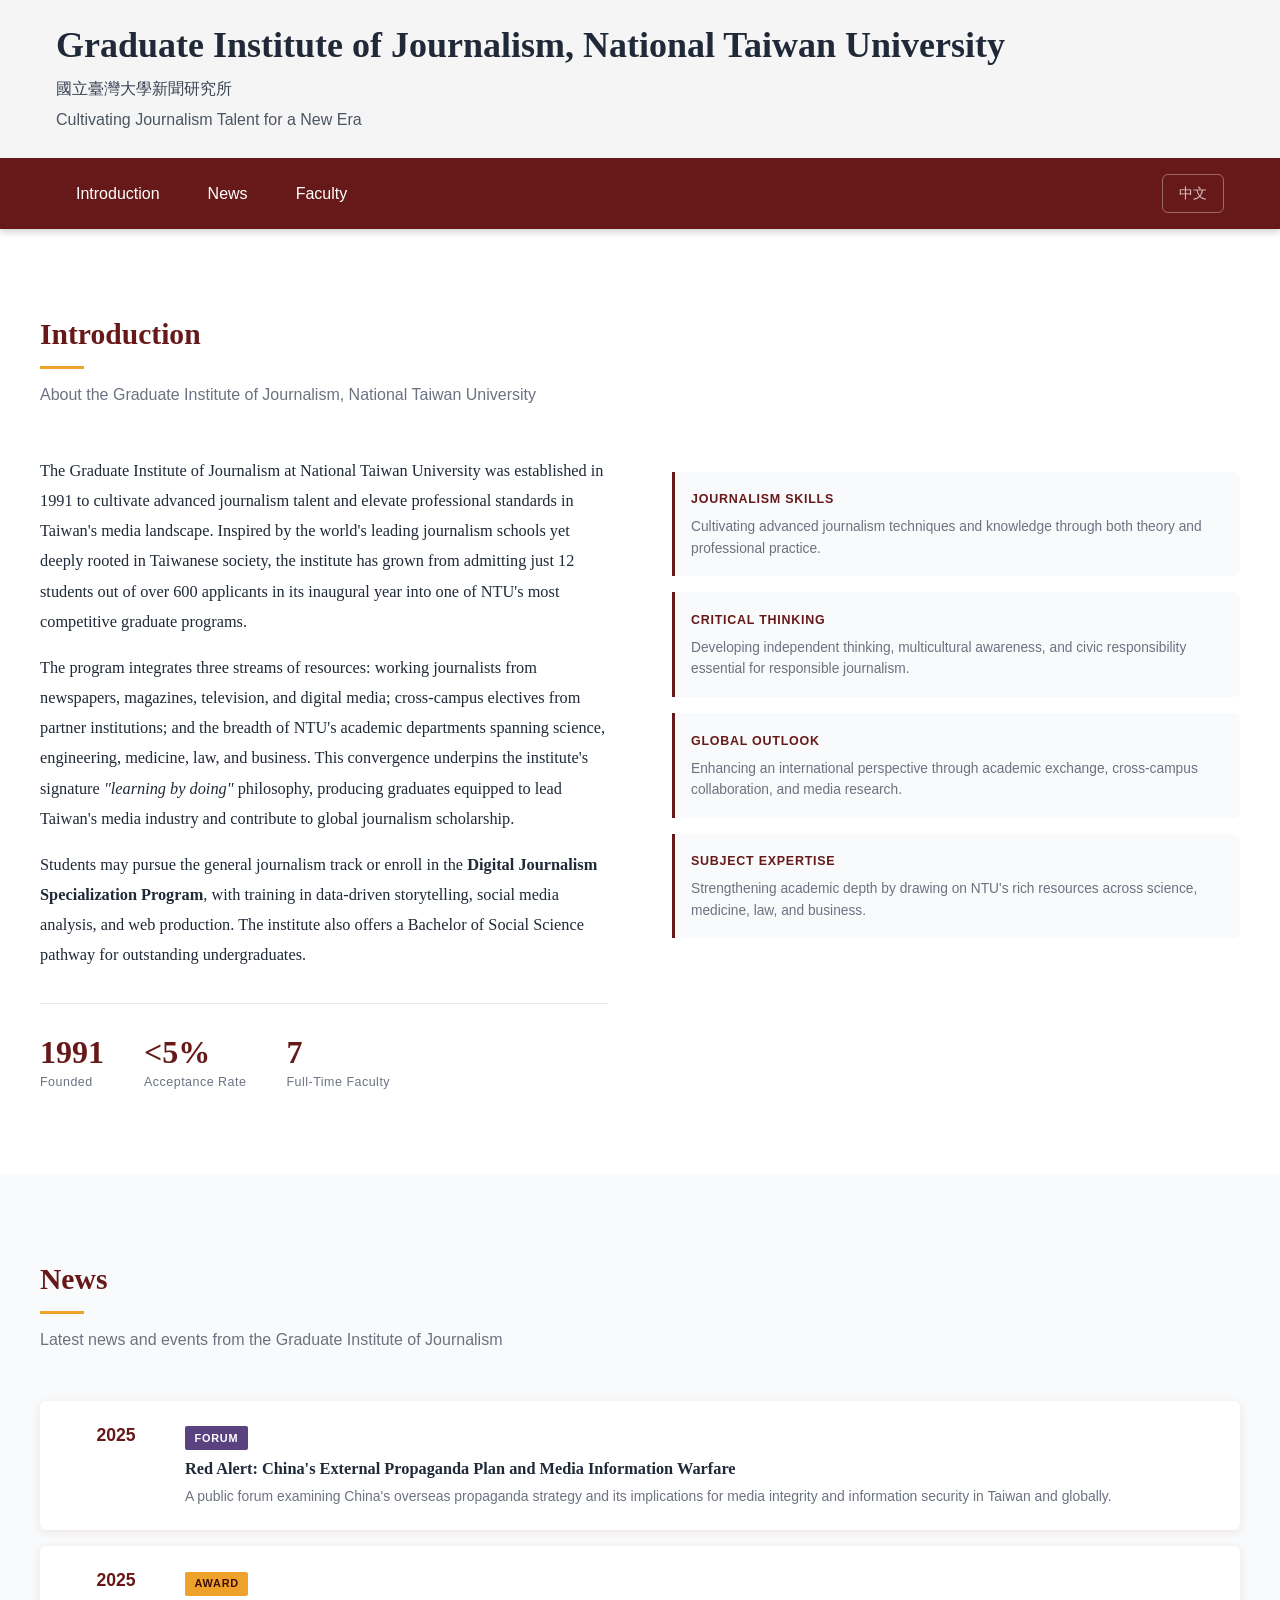
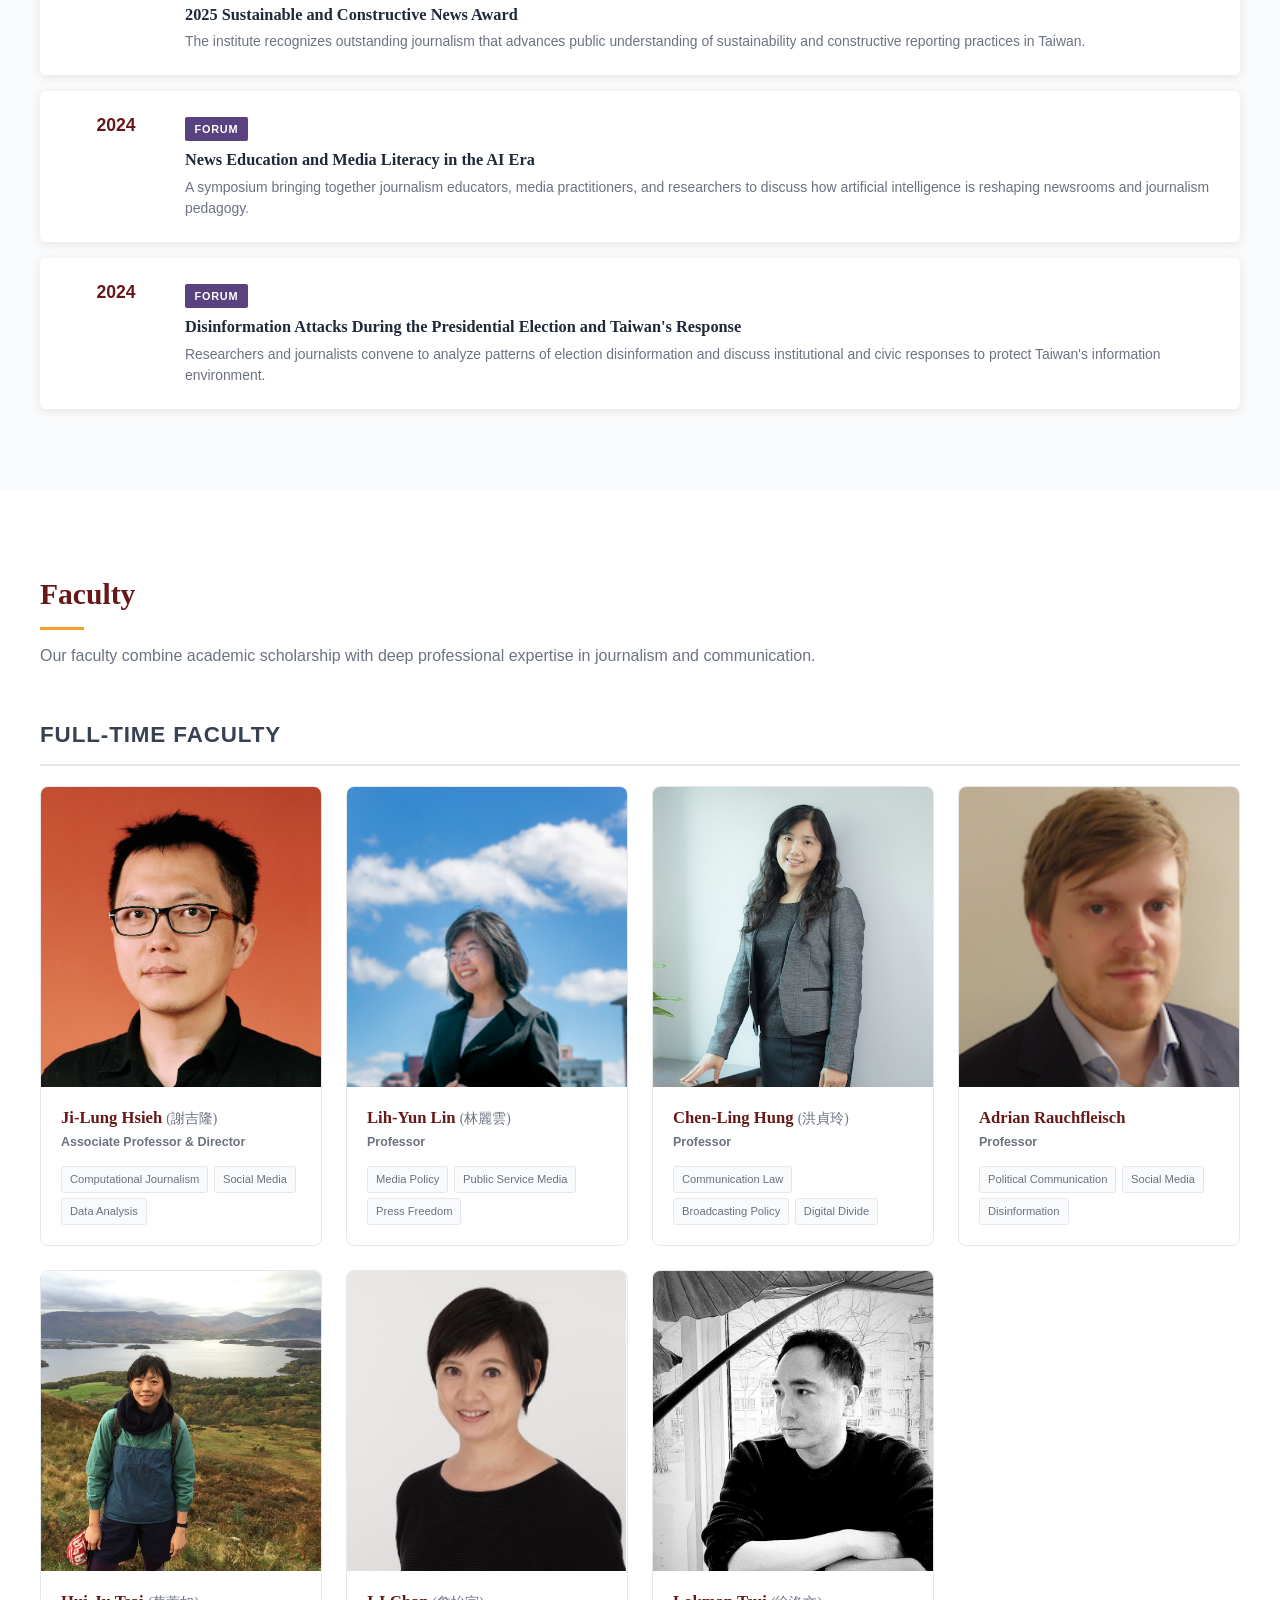
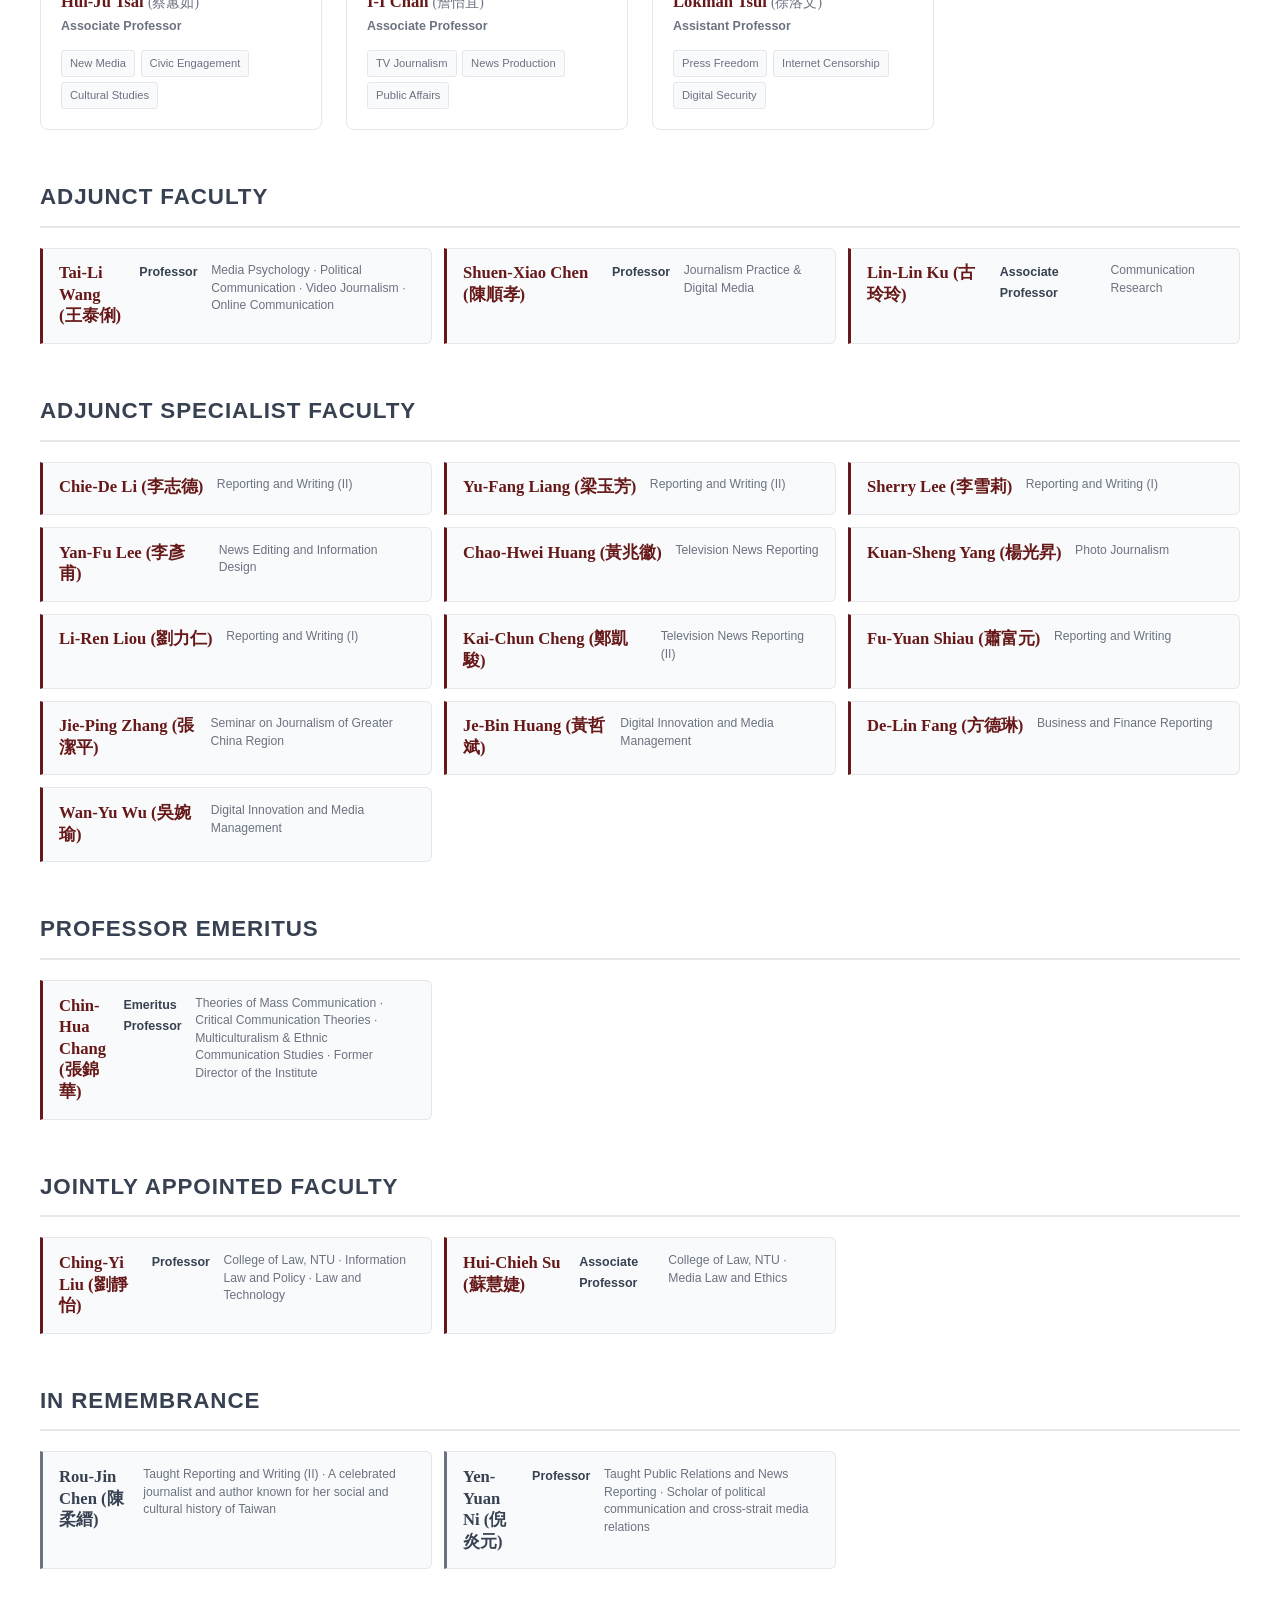
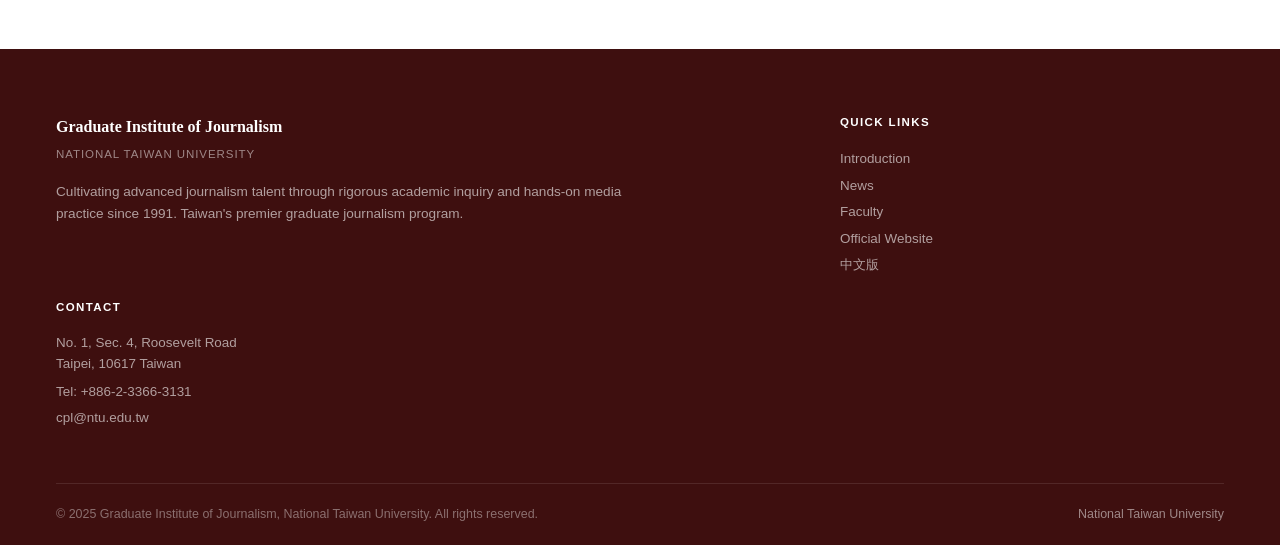
<file: index.html>
<!DOCTYPE html>
<html lang="en">
<head>
  <meta charset="UTF-8">
  <meta name="viewport" content="width=device-width, initial-scale=1.0">
  <title>Graduate Institute of Journalism — National Taiwan University</title>
  <meta name="description" content="The Graduate Institute of Journalism at National Taiwan University cultivates advanced journalism talent through rigorous academic training and hands-on media practice.">
  <link rel="stylesheet" href="css/style.css">
</head>
<body>

  <!-- ===== SITE BANNER ===== -->
  <header class="site-banner" role="banner">
    <div class="container-1200">
      <h1 class="banner-title">
        <a href="index.html">Graduate Institute of Journalism, National Taiwan University</a>
      </h1>
      <p class="banner-sub">國立臺灣大學新聞研究所</p>
      <p class="banner-tagline">Cultivating Journalism Talent for a New Era</p>
    </div>
  </header>

  <!-- ===== SITE NAV ===== -->
  <nav class="site-nav" id="main-nav">
    <div class="container-1200">
      <ul class="nav-list">
        <li class="nav-item"><a href="#introduction" class="nav-link" data-section="introduction">Introduction</a></li>
        <li class="nav-item"><a href="#news" class="nav-link" data-section="news">News</a></li>
        <li class="nav-item"><a href="#faculty" class="nav-link" data-section="faculty">Faculty</a></li>
        <li class="nav-item nav-lang-item">
          <a href="https://ntujour.github.io/" target="_blank" rel="noopener" class="nav-lang-link">中文</a>
        </li>
      </ul>
    </div>
  </nav>

  <!-- ===== INTRODUCTION ===== -->
  <section id="introduction">
    <div class="section-inner">
      <div class="section-header">
        <h2 class="section-title">Introduction</h2>
        <p class="section-desc">About the Graduate Institute of Journalism, National Taiwan University</p>
      </div>
      <div class="intro-body">
        <div class="intro-text">
          <p>The Graduate Institute of Journalism at National Taiwan University was established in 1991 to cultivate advanced journalism talent and elevate professional standards in Taiwan's media landscape. Inspired by the world's leading journalism schools yet deeply rooted in Taiwanese society, the institute has grown from admitting just 12 students out of over 600 applicants in its inaugural year into one of NTU's most competitive graduate programs.</p>
          <p>The program integrates three streams of resources: working journalists from newspapers, magazines, television, and digital media; cross-campus electives from partner institutions; and the breadth of NTU's academic departments spanning science, engineering, medicine, law, and business. This convergence underpins the institute's signature <em>"learning by doing"</em> philosophy, producing graduates equipped to lead Taiwan's media industry and contribute to global journalism scholarship.</p>
          <p>Students may pursue the general journalism track or enroll in the <strong>Digital Journalism Specialization Program</strong>, with training in data-driven storytelling, social media analysis, and web production. The institute also offers a Bachelor of Social Science pathway for outstanding undergraduates.</p>
          <div class="intro-stats">
            <div class="stat">
              <div class="stat-num">1991</div>
              <div class="stat-label">Founded</div>
            </div>
            <div class="stat">
              <div class="stat-num">&lt;5%</div>
              <div class="stat-label">Acceptance Rate</div>
            </div>
            <div class="stat">
              <div class="stat-num">7</div>
              <div class="stat-label">Full-Time Faculty</div>
            </div>
          </div>
        </div>
        <div class="intro-pillars">
          <div class="pillar">
            <h4>Journalism Skills</h4>
            <p>Cultivating advanced journalism techniques and knowledge through both theory and professional practice.</p>
          </div>
          <div class="pillar">
            <h4>Critical Thinking</h4>
            <p>Developing independent thinking, multicultural awareness, and civic responsibility essential for responsible journalism.</p>
          </div>
          <div class="pillar">
            <h4>Global Outlook</h4>
            <p>Enhancing an international perspective through academic exchange, cross-campus collaboration, and media research.</p>
          </div>
          <div class="pillar">
            <h4>Subject Expertise</h4>
            <p>Strengthening academic depth by drawing on NTU's rich resources across science, medicine, law, and business.</p>
          </div>
        </div>
      </div>
    </div>
  </section>

  <!-- ===== NEWS ===== -->
  <section id="news">
    <div class="section-inner">
      <div class="section-header">
        <h2 class="section-title">News</h2>
        <p class="section-desc">Latest news and events from the Graduate Institute of Journalism</p>
      </div>
      <div class="news-list">

        <div class="news-card">
          <div class="news-meta">
            <div class="news-date-year">2025</div>
          </div>
          <div class="news-content">
            <span class="news-tag tag-forum">Forum</span>
            <div class="news-title">Red Alert: China's External Propaganda Plan and Media Information Warfare</div>
            <div class="news-excerpt">A public forum examining China's overseas propaganda strategy and its implications for media integrity and information security in Taiwan and globally.</div>
          </div>
        </div>

        <div class="news-card">
          <div class="news-meta">
            <div class="news-date-year">2025</div>
          </div>
          <div class="news-content">
            <span class="news-tag tag-award">Award</span>
            <div class="news-title">2025 Sustainable and Constructive News Award</div>
            <div class="news-excerpt">The institute recognizes outstanding journalism that advances public understanding of sustainability and constructive reporting practices in Taiwan.</div>
          </div>
        </div>

        <div class="news-card">
          <div class="news-meta">
            <div class="news-date-year">2024</div>
          </div>
          <div class="news-content">
            <span class="news-tag tag-forum">Forum</span>
            <div class="news-title">News Education and Media Literacy in the AI Era</div>
            <div class="news-excerpt">A symposium bringing together journalism educators, media practitioners, and researchers to discuss how artificial intelligence is reshaping newsrooms and journalism pedagogy.</div>
          </div>
        </div>

        <div class="news-card">
          <div class="news-meta">
            <div class="news-date-year">2024</div>
          </div>
          <div class="news-content">
            <span class="news-tag tag-forum">Forum</span>
            <div class="news-title">Disinformation Attacks During the Presidential Election and Taiwan's Response</div>
            <div class="news-excerpt">Researchers and journalists convene to analyze patterns of election disinformation and discuss institutional and civic responses to protect Taiwan's information environment.</div>
          </div>
        </div>

      </div>
    </div>
  </section>

  <!-- ===== FACULTY ===== -->
  <section id="faculty">
    <div class="section-inner">
      <div class="section-header">
        <h2 class="section-title">Faculty</h2>
        <p class="section-desc">Our faculty combine academic scholarship with deep professional expertise in journalism and communication.</p>
      </div>

      <!-- ── Full-Time Faculty ── -->
      <h3 class="faculty-section-heading heading-fulltime">Full-Time Faculty</h3>
      <div class="faculty-grid">

        <div class="faculty-card">
          <div class="faculty-photo-wrap">
            <img class="faculty-photo" src="./image/jerryhsieh.png" alt="Ji-Lung Hsieh" loading="lazy" onerror="this.style.display='none';this.nextElementSibling.style.display='flex';">
            <div class="faculty-placeholder" style="display:none;">謝</div>
          </div>
          <div class="faculty-body">
            <a href="faculty/ji-lung-hsieh.html" class="faculty-name">Ji-Lung Hsieh <span style="font-weight:400;font-size:0.85rem;color:var(--text-500);">(謝吉隆)</span></a>
            <span class="faculty-badge">Associate Professor &amp; Director</span>
            <div class="faculty-tags"><span class="ftag">Computational Journalism</span><span class="ftag">Social Media</span><span class="ftag">Data Analysis</span></div>
          </div>
        </div>

        <div class="faculty-card">
          <div class="faculty-photo-wrap">
            <img class="faculty-photo" src="./image/lihyunlin.jpg" alt="Lih-Yun Lin" loading="lazy" onerror="this.style.display='none';this.nextElementSibling.style.display='flex';">
            <div class="faculty-placeholder" style="display:none;">林</div>
          </div>
          <div class="faculty-body">
            <a href="faculty/lih-yun-lin.html" class="faculty-name">Lih-Yun Lin <span style="font-weight:400;font-size:0.85rem;color:var(--text-500);">(林麗雲)</span></a>
            <span class="faculty-badge">Professor</span>
            <div class="faculty-tags"><span class="ftag">Media Policy</span><span class="ftag">Public Service Media</span><span class="ftag">Press Freedom</span></div>
          </div>
        </div>

        <div class="faculty-card">
          <div class="faculty-photo-wrap">
            <img class="faculty-photo" src="./image/clhung.jpg" alt="Chen-Ling Hung" loading="lazy" onerror="this.style.display='none';this.nextElementSibling.style.display='flex';">
            <div class="faculty-placeholder" style="display:none;">洪</div>
          </div>
          <div class="faculty-body">
            <a href="faculty/chen-ling-hung.html" class="faculty-name">Chen-Ling Hung <span style="font-weight:400;font-size:0.85rem;color:var(--text-500);">(洪貞玲)</span></a>
            <span class="faculty-badge">Professor</span>
            <div class="faculty-tags"><span class="ftag">Communication Law</span><span class="ftag">Broadcasting Policy</span><span class="ftag">Digital Divide</span></div>
          </div>
        </div>

        <div class="faculty-card">
          <div class="faculty-photo-wrap">
            <img class="faculty-photo" src="./image/RauchfleischA.png" alt="Adrian Rauchfleisch" loading="lazy" onerror="this.style.display='none';this.nextElementSibling.style.display='flex';">
            <div class="faculty-placeholder" style="display:none;">AR</div>
          </div>
          <div class="faculty-body">
            <a href="faculty/adrian-rauchfleisch.html" class="faculty-name">Adrian Rauchfleisch</a>
            <span class="faculty-badge">Professor</span>
            <div class="faculty-tags"><span class="ftag">Political Communication</span><span class="ftag">Social Media</span><span class="ftag">Disinformation</span></div>
          </div>
        </div>

        <div class="faculty-card">
          <div class="faculty-photo-wrap">
            <img class="faculty-photo" src="./image/tsaihuiju.jpg" alt="Hui-Ju Tsai" loading="lazy" onerror="this.style.display='none';this.nextElementSibling.style.display='flex';">
            <div class="faculty-placeholder" style="display:none;">蔡</div>
          </div>
          <div class="faculty-body">
            <a href="faculty/hui-ju-tsai.html" class="faculty-name">Hui-Ju Tsai <span style="font-weight:400;font-size:0.85rem;color:var(--text-500);">(蔡蕙如)</span></a>
            <span class="faculty-badge">Associate Professor</span>
            <div class="faculty-tags"><span class="ftag">New Media</span><span class="ftag">Civic Engagement</span><span class="ftag">Cultural Studies</span></div>
          </div>
        </div>

        <div class="faculty-card">
          <div class="faculty-photo-wrap">
            <img class="faculty-photo" src="./image/chanii311.png" alt="I-I Chan" loading="lazy" onerror="this.style.display='none';this.nextElementSibling.style.display='flex';">
            <div class="faculty-placeholder" style="display:none;">詹</div>
          </div>
          <div class="faculty-body">
            <a href="faculty/i-i-chan.html" class="faculty-name">I-I Chan <span style="font-weight:400;font-size:0.85rem;color:var(--text-500);">(詹怡宜)</span></a>
            <span class="faculty-badge">Associate Professor</span>
            <div class="faculty-tags"><span class="ftag">TV Journalism</span><span class="ftag">News Production</span><span class="ftag">Public Affairs</span></div>
          </div>
        </div>

        <div class="faculty-card">
          <div class="faculty-photo-wrap">
            <img class="faculty-photo" src="./image/lokmantsui.jpg" alt="Lokman Tsui" loading="lazy" onerror="this.style.display='none';this.nextElementSibling.style.display='flex';">
            <div class="faculty-placeholder" style="display:none;">徐</div>
          </div>
          <div class="faculty-body">
            <a href="faculty/lokman-tsui.html" class="faculty-name">Lokman Tsui <span style="font-weight:400;font-size:0.85rem;color:var(--text-500);">(徐洛文)</span></a>
            <span class="faculty-badge">Assistant Professor</span>
            <div class="faculty-tags"><span class="ftag">Press Freedom</span><span class="ftag">Internet Censorship</span><span class="ftag">Digital Security</span></div>
          </div>
        </div>

      </div>

      <!-- ── Adjunct Faculty ── -->
      <h3 class="faculty-section-heading">Adjunct Faculty</h3>
      <div class="faculty-compact-grid">

        <div class="faculty-compact-card">
          <span class="faculty-compact-name">Tai-Li Wang (王泰俐)</span>
          <div class="faculty-compact-title">Professor</div>
          <div class="faculty-compact-sub">Media Psychology · Political Communication · Video Journalism · Online Communication</div>
        </div>

        <div class="faculty-compact-card">
          <span class="faculty-compact-name">Shuen-Xiao Chen (陳順孝)</span>
          <div class="faculty-compact-title">Professor</div>
          <div class="faculty-compact-sub">Journalism Practice &amp; Digital Media</div>
        </div>

        <div class="faculty-compact-card">
          <span class="faculty-compact-name">Lin-Lin Ku (古玲玲)</span>
          <div class="faculty-compact-title">Associate Professor</div>
          <div class="faculty-compact-sub">Communication Research</div>
        </div>

      </div>

      <!-- ── Adjunct Specialist Faculty ── -->
      <h3 class="faculty-section-heading">Adjunct Specialist Faculty</h3>
      <div class="faculty-compact-grid">

        <div class="faculty-compact-card">
          <span class="faculty-compact-name">Chie-De Li (李志德)</span>
          <div class="faculty-compact-sub">Reporting and Writing (II)</div>
        </div>

        <div class="faculty-compact-card">
          <span class="faculty-compact-name">Yu-Fang Liang (梁玉芳)</span>
          <div class="faculty-compact-sub">Reporting and Writing (II)</div>
        </div>

        <div class="faculty-compact-card">
          <span class="faculty-compact-name">Sherry Lee (李雪莉)</span>
          <div class="faculty-compact-sub">Reporting and Writing (I)</div>
        </div>

        <div class="faculty-compact-card">
          <span class="faculty-compact-name">Yan-Fu Lee (李彥甫)</span>
          <div class="faculty-compact-sub">News Editing and Information Design</div>
        </div>

        <div class="faculty-compact-card">
          <span class="faculty-compact-name">Chao-Hwei Huang (黃兆徽)</span>
          <div class="faculty-compact-sub">Television News Reporting</div>
        </div>

        <div class="faculty-compact-card">
          <span class="faculty-compact-name">Kuan-Sheng Yang (楊光昇)</span>
          <div class="faculty-compact-sub">Photo Journalism</div>
        </div>

        <div class="faculty-compact-card">
          <span class="faculty-compact-name">Li-Ren Liou (劉力仁)</span>
          <div class="faculty-compact-sub">Reporting and Writing (I)</div>
        </div>

        <div class="faculty-compact-card">
          <span class="faculty-compact-name">Kai-Chun Cheng (鄭凱駿)</span>
          <div class="faculty-compact-sub">Television News Reporting (II)</div>
        </div>

        <div class="faculty-compact-card">
          <span class="faculty-compact-name">Fu-Yuan Shiau (蕭富元)</span>
          <div class="faculty-compact-sub">Reporting and Writing</div>
        </div>

        <div class="faculty-compact-card">
          <span class="faculty-compact-name">Jie-Ping Zhang (張潔平)</span>
          <div class="faculty-compact-sub">Seminar on Journalism of Greater China Region</div>
        </div>

        <div class="faculty-compact-card">
          <span class="faculty-compact-name">Je-Bin Huang (黃哲斌)</span>
          <div class="faculty-compact-sub">Digital Innovation and Media Management</div>
        </div>

        <div class="faculty-compact-card">
          <span class="faculty-compact-name">De-Lin Fang (方德琳)</span>
          <div class="faculty-compact-sub">Business and Finance Reporting</div>
        </div>

        <div class="faculty-compact-card">
          <span class="faculty-compact-name">Wan-Yu Wu (吳婉瑜)</span>
          <div class="faculty-compact-sub">Digital Innovation and Media Management</div>
        </div>

      </div>

      <!-- ── Professor Emeritus ── -->
      <h3 class="faculty-section-heading">Professor Emeritus</h3>
      <div class="faculty-compact-grid">

        <div class="faculty-compact-card">
          <span class="faculty-compact-name">Chin-Hua Chang (張錦華)</span>
          <div class="faculty-compact-title">Emeritus Professor</div>
          <div class="faculty-compact-sub">Theories of Mass Communication · Critical Communication Theories · Multiculturalism &amp; Ethnic Communication Studies · Former Director of the Institute</div>
        </div>

      </div>

      <!-- ── Joint Appointment ── -->
      <h3 class="faculty-section-heading">Jointly Appointed Faculty</h3>
      <div class="faculty-compact-grid">

        <div class="faculty-compact-card">
          <span class="faculty-compact-name">Ching-Yi Liu (劉靜怡)</span>
          <div class="faculty-compact-title">Professor</div>
          <div class="faculty-compact-sub">College of Law, NTU · Information Law and Policy · Law and Technology</div>
        </div>

        <div class="faculty-compact-card">
          <span class="faculty-compact-name">Hui-Chieh Su (蘇慧婕)</span>
          <div class="faculty-compact-title">Associate Professor</div>
          <div class="faculty-compact-sub">College of Law, NTU · Media Law and Ethics</div>
        </div>

      </div>

      <!-- ── In Remembrance ── -->
      <h3 class="faculty-section-heading heading-remembrance">In Remembrance</h3>
      <div class="faculty-compact-grid">

        <div class="faculty-compact-card card-remembrance">
          <span class="faculty-compact-name">Rou-Jin Chen (陳柔縉)</span>
          <div class="faculty-compact-sub">Taught Reporting and Writing (II) · A celebrated journalist and author known for her social and cultural history of Taiwan</div>
        </div>

        <div class="faculty-compact-card card-remembrance">
          <span class="faculty-compact-name">Yen-Yuan Ni (倪炎元)</span>
          <div class="faculty-compact-title">Professor</div>
          <div class="faculty-compact-sub">Taught Public Relations and News Reporting · Scholar of political communication and cross-strait media relations</div>
        </div>

      </div>

    </div>
  </section>

  <!-- ===== FOOTER ===== -->
  <footer>
    <div class="footer-inner">
      <div class="footer-cols">
        <div>
          <div class="footer-brand-name">Graduate Institute of Journalism</div>
          <div class="footer-brand-univ">National Taiwan University</div>
          <p class="footer-brand-desc">Cultivating advanced journalism talent through rigorous academic inquiry and hands-on media practice since 1991. Taiwan's premier graduate journalism program.</p>
        </div>
        <div class="footer-col">
          <h4>Quick Links</h4>
          <a href="#introduction">Introduction</a>
          <a href="#news">News</a>
          <a href="#faculty">Faculty</a>
          <a href="https://webpageprodvm.ntu.edu.tw/Journalism/Default.aspx" target="_blank" rel="noopener">Official Website</a>
          <a href="https://ntujour.github.io/" target="_blank" rel="noopener">中文版</a>
        </div>
        <div class="footer-col">
          <h4>Contact</h4>
          <p>No. 1, Sec. 4, Roosevelt Road<br>Taipei, 10617 Taiwan</p>
          <p style="margin-top:0.5rem;">Tel: +886-2-3366-3131</p>
          <a href="mailto:cpl@ntu.edu.tw">cpl@ntu.edu.tw</a>
        </div>
      </div>
      <div class="footer-bottom">
        <span>© 2025 Graduate Institute of Journalism, National Taiwan University. All rights reserved.</span>
        <a href="https://www.ntu.edu.tw/" target="_blank" rel="noopener">National Taiwan University</a>
      </div>
    </div>
  </footer>

  <script>
    // Scroll-spy: highlight active nav link
    const sections = document.querySelectorAll('section[id]');
    const navLinks = document.querySelectorAll('.nav-link[data-section]');
    const nav = document.getElementById('main-nav');

    function navHeight() { return nav.offsetHeight; }

    function onScroll() {
      let current = '';
      sections.forEach(sec => {
        if (window.scrollY >= sec.offsetTop - navHeight() - 40) {
          current = sec.id;
        }
      });
      navLinks.forEach(link => {
        link.classList.toggle('active', link.dataset.section === current);
      });
    }

    window.addEventListener('scroll', onScroll, { passive: true });
    onScroll();

    // Smooth scroll on nav click
    navLinks.forEach(link => {
      link.addEventListener('click', e => {
        e.preventDefault();
        const target = document.getElementById(link.dataset.section);
        if (target) {
          window.scrollTo({ top: target.offsetTop - navHeight() + 1, behavior: 'smooth' });
        }
      });
    });
  </script>

</body>
</html>
</file>
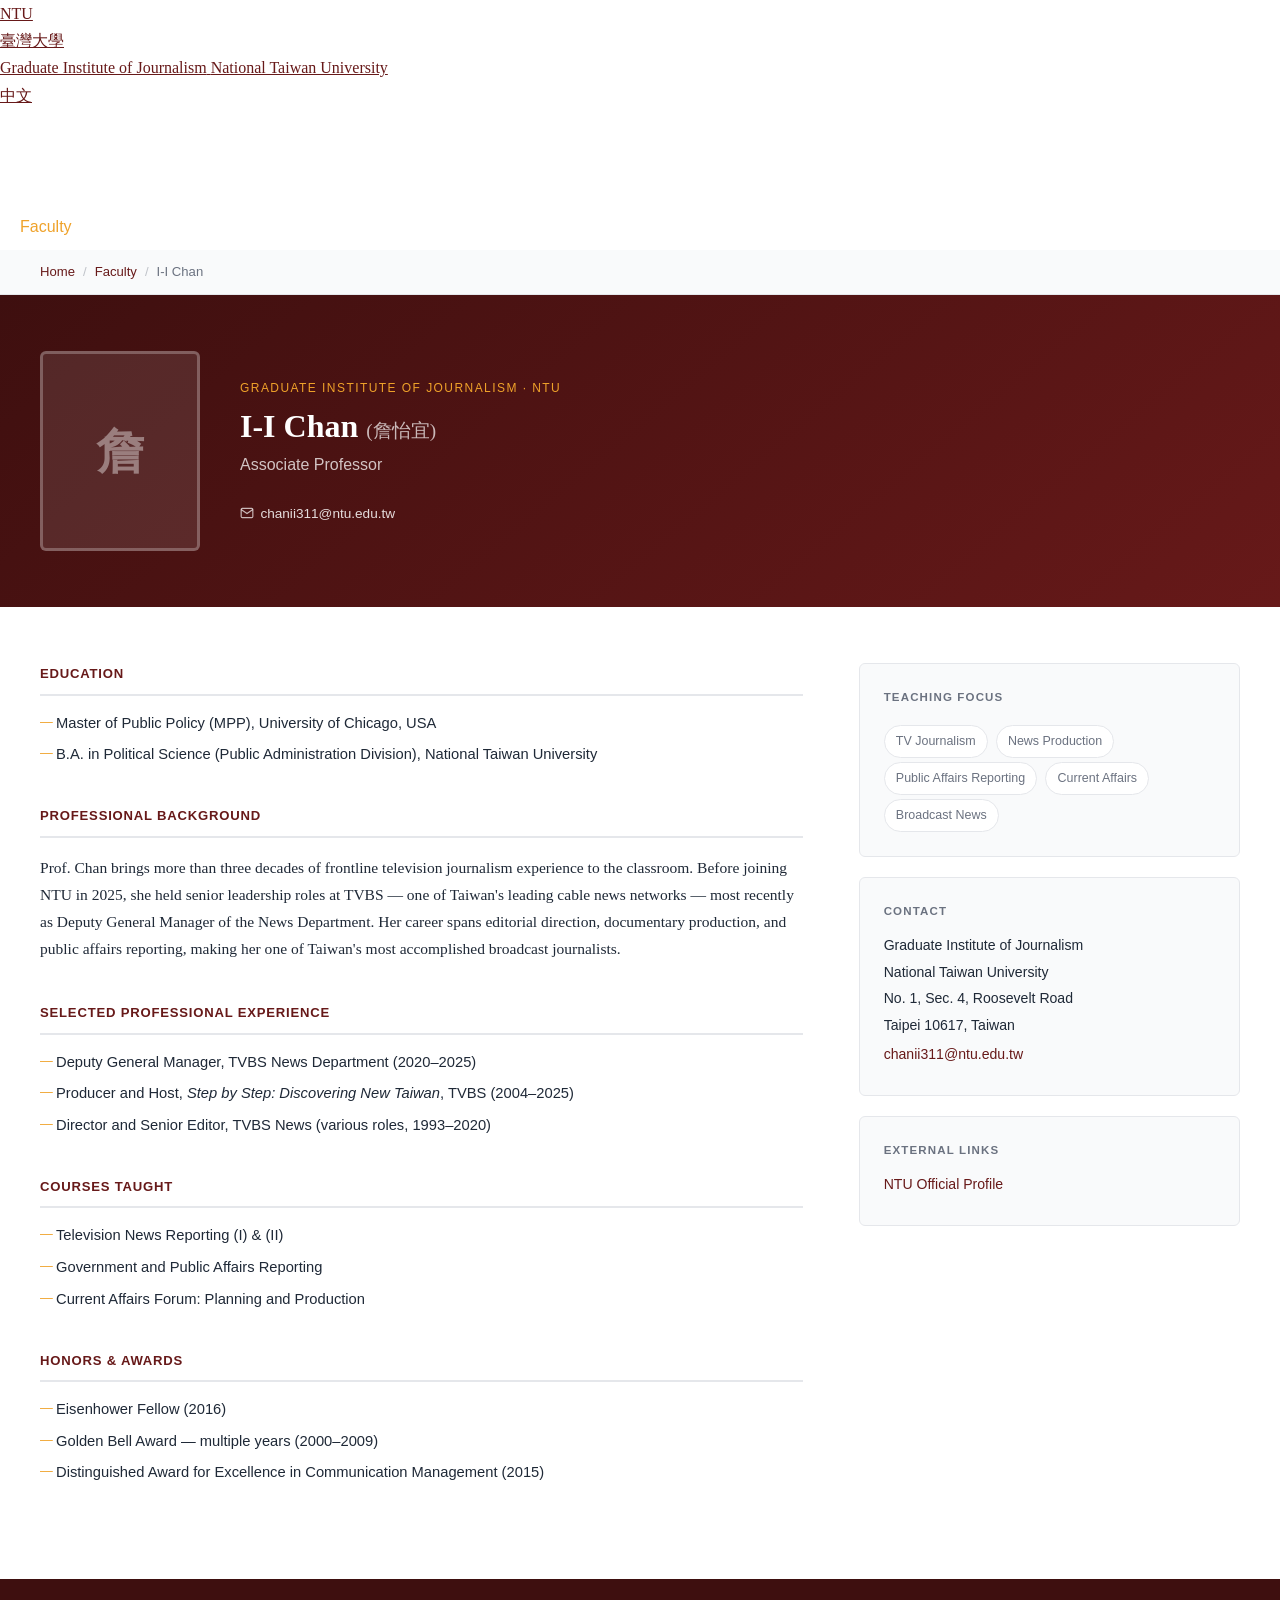
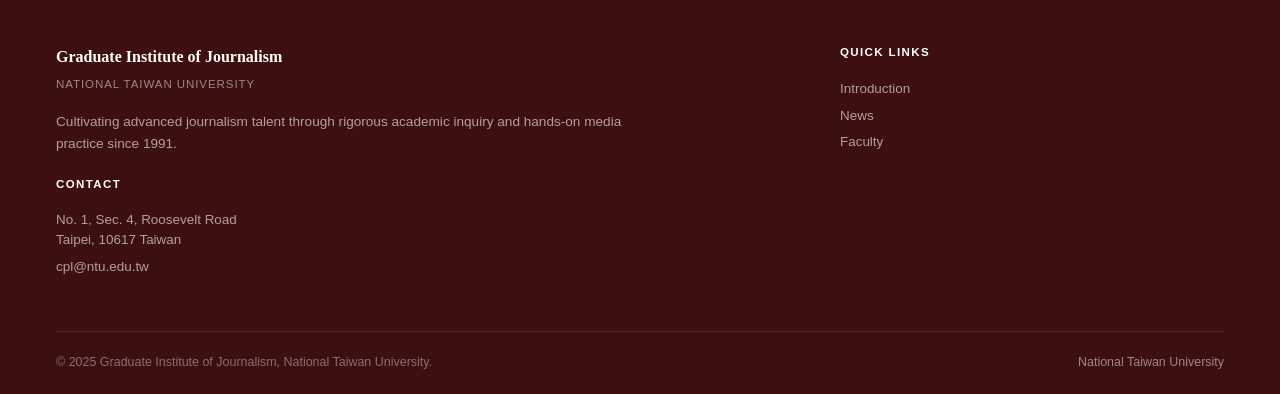
<file: faculty/i-i-chan.html>
<!DOCTYPE html>
<html lang="en">
<head>
  <meta charset="UTF-8">
  <meta name="viewport" content="width=device-width, initial-scale=1.0">
  <title>I-I Chan — Graduate Institute of Journalism, NTU</title>
  <link rel="stylesheet" href="../css/style.css">
</head>
<body>

  <header class="topbar">
    <div class="topbar-inner">
      <a href="../index.html" class="topbar-brand">
        <div class="topbar-logo">
          <span class="topbar-logo-ntu">NTU</span>
          <div class="topbar-logo-line"></div>
          <span class="topbar-logo-sub">臺灣大學</span>
        </div>
        <div class="topbar-text">
          <span class="topbar-dept">Graduate Institute of Journalism</span>
          <span class="topbar-univ">National Taiwan University</span>
        </div>
      </a>
      <div class="topbar-right">
        <div class="topbar-lang">
          <a href="https://ntujour.github.io/" target="_blank" rel="noopener">中文</a>
        </div>
      </div>
    </div>
  </header>

  <nav class="navbar">
    <div class="navbar-inner">
      <a href="../index.html#introduction" class="nav-link">Introduction</a>
      <a href="../index.html#news" class="nav-link">News</a>
      <a href="../index.html#faculty" class="nav-link active">Faculty</a>
    </div>
  </nav>

  <div class="profile-breadcrumb">
    <div class="profile-breadcrumb-inner">
      <a href="../index.html">Home</a>
      <span class="breadcrumb-sep">/</span>
      <a href="../index.html#faculty">Faculty</a>
      <span class="breadcrumb-sep">/</span>
      <span>I-I Chan</span>
    </div>
  </div>

  <div class="profile-header">
    <div class="profile-header-inner">
      <div class="profile-photo-wrap">
        <div class="profile-placeholder-large">詹</div>
      </div>
      <div>
        <p class="profile-dept">Graduate Institute of Journalism · NTU</p>
        <h1 class="profile-name">I-I Chan <span style="font-size:1.2rem;font-weight:400;opacity:0.7;">(詹怡宜)</span></h1>
        <p class="profile-title-text">Associate Professor</p>
        <div class="profile-contacts">
          <span class="profile-contact-item">
            <svg width="14" height="14" viewBox="0 0 24 24" fill="none" stroke="currentColor" stroke-width="2"><path d="M4 4h16c1.1 0 2 .9 2 2v12c0 1.1-.9 2-2 2H4c-1.1 0-2-.9-2-2V6c0-1.1.9-2 2-2z"/><polyline points="22,6 12,13 2,6"/></svg>
            <a href="mailto:chanii311@ntu.edu.tw">chanii311@ntu.edu.tw</a>
          </span>
        </div>
      </div>
    </div>
  </div>

  <div class="profile-body">
    <div class="profile-body-inner">
      <div class="profile-main">

        <div class="profile-section">
          <h2>Education</h2>
          <ul>
            <li>Master of Public Policy (MPP), University of Chicago, USA</li>
            <li>B.A. in Political Science (Public Administration Division), National Taiwan University</li>
          </ul>
        </div>

        <div class="profile-section">
          <h2>Professional Background</h2>
          <p>Prof. Chan brings more than three decades of frontline television journalism experience to the classroom. Before joining NTU in 2025, she held senior leadership roles at TVBS — one of Taiwan's leading cable news networks — most recently as Deputy General Manager of the News Department. Her career spans editorial direction, documentary production, and public affairs reporting, making her one of Taiwan's most accomplished broadcast journalists.</p>
        </div>

        <div class="profile-section">
          <h2>Selected Professional Experience</h2>
          <ul>
            <li>Deputy General Manager, TVBS News Department (2020–2025)</li>
            <li>Producer and Host, <em>Step by Step: Discovering New Taiwan</em>, TVBS (2004–2025)</li>
            <li>Director and Senior Editor, TVBS News (various roles, 1993–2020)</li>
          </ul>
        </div>

        <div class="profile-section">
          <h2>Courses Taught</h2>
          <ul>
            <li>Television News Reporting (I) &amp; (II)</li>
            <li>Government and Public Affairs Reporting</li>
            <li>Current Affairs Forum: Planning and Production</li>
          </ul>
        </div>

        <div class="profile-section">
          <h2>Honors &amp; Awards</h2>
          <ul>
            <li>Eisenhower Fellow (2016)</li>
            <li>Golden Bell Award — multiple years (2000–2009)</li>
            <li>Distinguished Award for Excellence in Communication Management (2015)</li>
          </ul>
        </div>

      </div>

      <div class="profile-sidebar">
        <div class="sidebar-card">
          <h3>Teaching Focus</h3>
          <div>
            <span class="research-pill">TV Journalism</span>
            <span class="research-pill">News Production</span>
            <span class="research-pill">Public Affairs Reporting</span>
            <span class="research-pill">Current Affairs</span>
            <span class="research-pill">Broadcast News</span>
          </div>
        </div>
        <div class="sidebar-card">
          <h3>Contact</h3>
          <p>Graduate Institute of Journalism</p>
          <p>National Taiwan University</p>
          <p>No. 1, Sec. 4, Roosevelt Road</p>
          <p>Taipei 10617, Taiwan</p>
          <a href="mailto:chanii311@ntu.edu.tw" style="margin-top:0.5rem;">chanii311@ntu.edu.tw</a>
        </div>
        <div class="sidebar-card">
          <h3>External Links</h3>
          <a href="https://webpageprodvm.ntu.edu.tw/Journalism/chanii311.htm" target="_blank" rel="noopener">NTU Official Profile</a>
        </div>
      </div>
    </div>
  </div>

  <footer>
    <div class="footer-inner">
      <div class="footer-cols">
        <div>
          <div class="footer-brand-name">Graduate Institute of Journalism</div>
          <div class="footer-brand-univ">National Taiwan University</div>
          <p class="footer-brand-desc">Cultivating advanced journalism talent through rigorous academic inquiry and hands-on media practice since 1991.</p>
        </div>
        <div class="footer-col">
          <h4>Quick Links</h4>
          <a href="../index.html#introduction">Introduction</a>
          <a href="../index.html#news">News</a>
          <a href="../index.html#faculty">Faculty</a>
        </div>
        <div class="footer-col">
          <h4>Contact</h4>
          <p>No. 1, Sec. 4, Roosevelt Road<br>Taipei, 10617 Taiwan</p>
          <a href="mailto:cpl@ntu.edu.tw">cpl@ntu.edu.tw</a>
        </div>
      </div>
      <div class="footer-bottom">
        <span>© 2025 Graduate Institute of Journalism, National Taiwan University.</span>
        <a href="https://www.ntu.edu.tw/" target="_blank" rel="noopener">National Taiwan University</a>
      </div>
    </div>
  </footer>

</body>
</html>
</file>
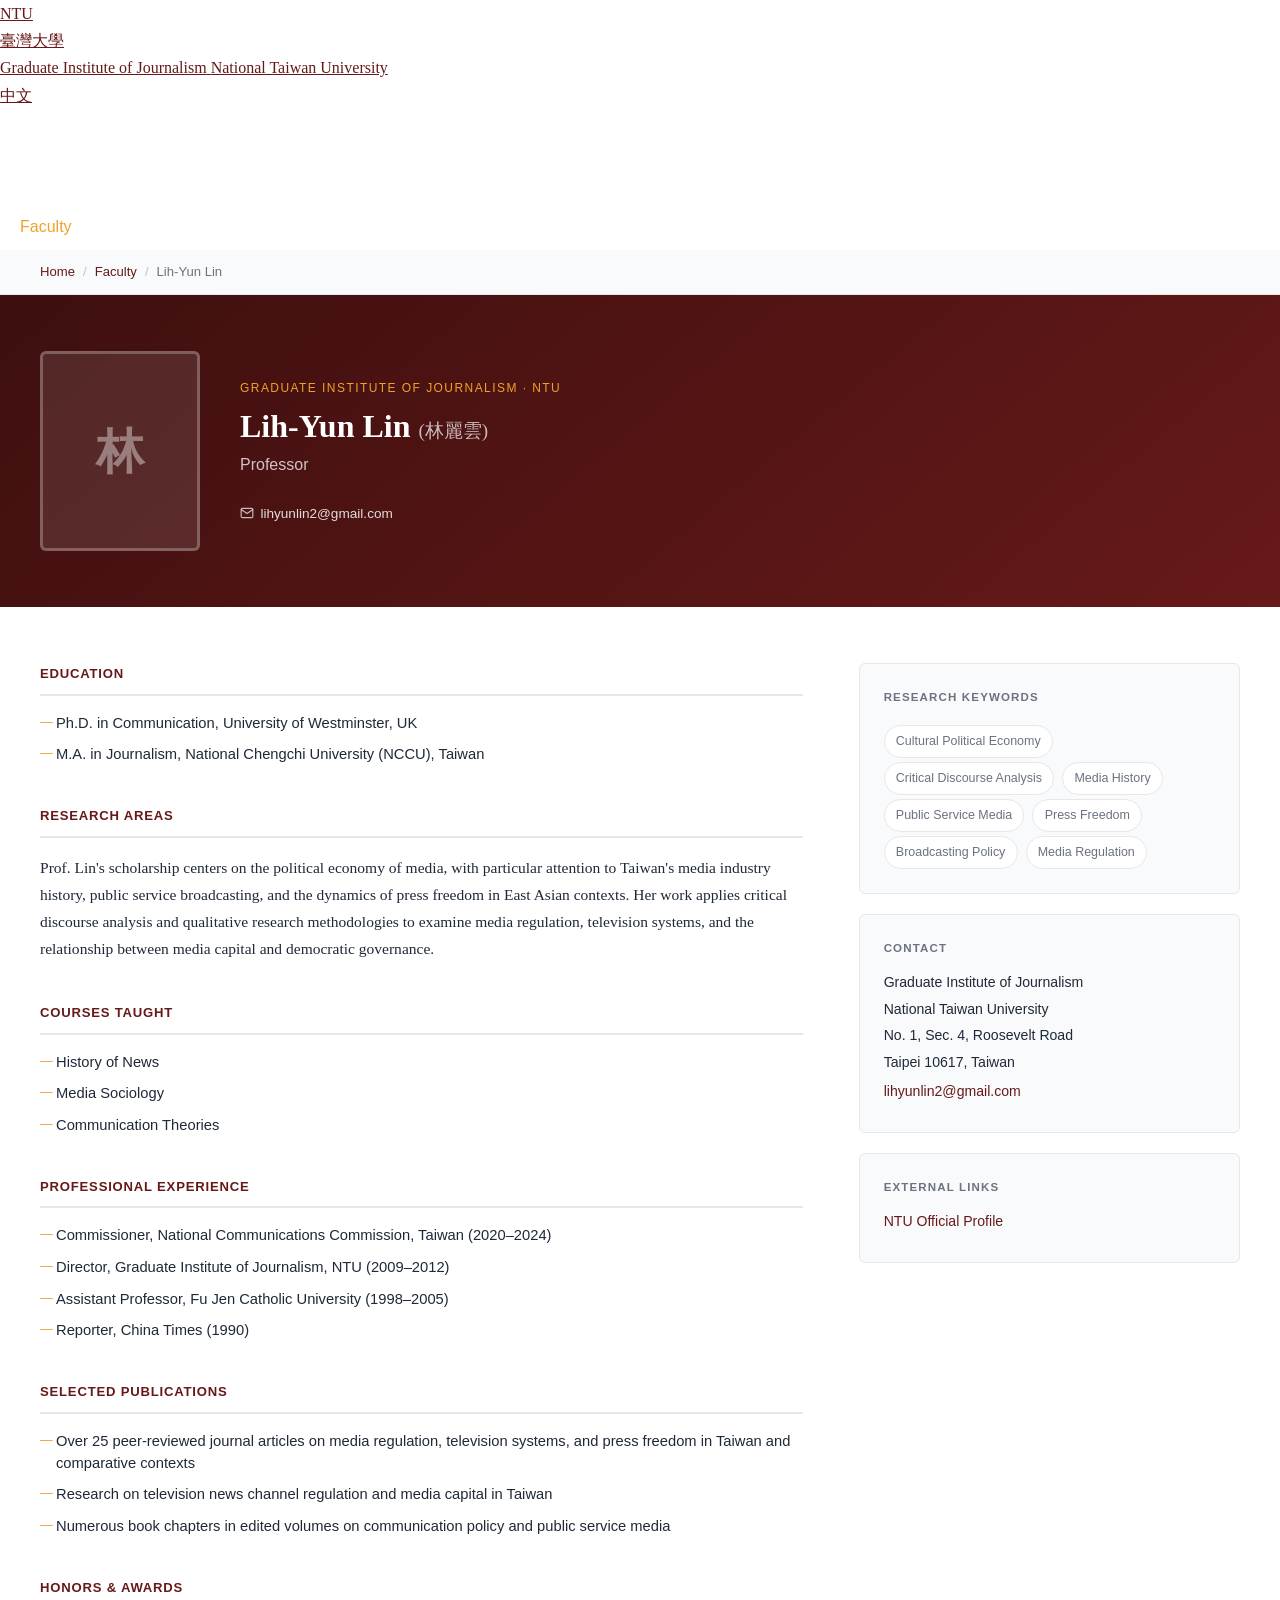
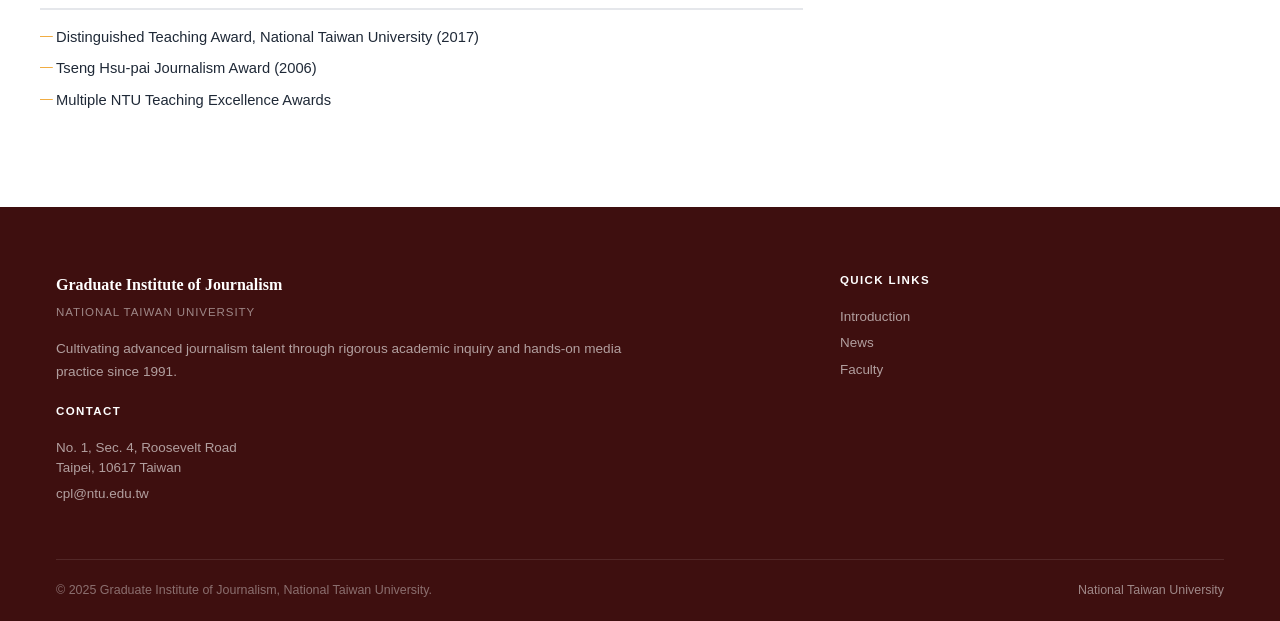
<file: faculty/lih-yun-lin.html>
<!DOCTYPE html>
<html lang="en">
<head>
  <meta charset="UTF-8">
  <meta name="viewport" content="width=device-width, initial-scale=1.0">
  <title>Lih-Yun Lin — Graduate Institute of Journalism, NTU</title>
  <link rel="stylesheet" href="../css/style.css">
</head>
<body>

  <header class="topbar">
    <div class="topbar-inner">
      <a href="../index.html" class="topbar-brand">
        <div class="topbar-logo">
          <span class="topbar-logo-ntu">NTU</span>
          <div class="topbar-logo-line"></div>
          <span class="topbar-logo-sub">臺灣大學</span>
        </div>
        <div class="topbar-text">
          <span class="topbar-dept">Graduate Institute of Journalism</span>
          <span class="topbar-univ">National Taiwan University</span>
        </div>
      </a>
      <div class="topbar-right">
        <div class="topbar-lang">
          <a href="https://ntujour.github.io/" target="_blank" rel="noopener">中文</a>
        </div>
      </div>
    </div>
  </header>

  <nav class="navbar">
    <div class="navbar-inner">
      <a href="../index.html#introduction" class="nav-link">Introduction</a>
      <a href="../index.html#news" class="nav-link">News</a>
      <a href="../index.html#faculty" class="nav-link active">Faculty</a>
    </div>
  </nav>

  <div class="profile-breadcrumb">
    <div class="profile-breadcrumb-inner">
      <a href="../index.html">Home</a>
      <span class="breadcrumb-sep">/</span>
      <a href="../index.html#faculty">Faculty</a>
      <span class="breadcrumb-sep">/</span>
      <span>Lih-Yun Lin</span>
    </div>
  </div>

  <div class="profile-header">
    <div class="profile-header-inner">
      <div class="profile-photo-wrap">
        <div class="profile-placeholder-large">林</div>
      </div>
      <div>
        <p class="profile-dept">Graduate Institute of Journalism · NTU</p>
        <h1 class="profile-name">Lih-Yun Lin <span style="font-size:1.2rem;font-weight:400;opacity:0.7;">(林麗雲)</span></h1>
        <p class="profile-title-text">Professor</p>
        <div class="profile-contacts">
          <span class="profile-contact-item">
            <svg width="14" height="14" viewBox="0 0 24 24" fill="none" stroke="currentColor" stroke-width="2"><path d="M4 4h16c1.1 0 2 .9 2 2v12c0 1.1-.9 2-2 2H4c-1.1 0-2-.9-2-2V6c0-1.1.9-2 2-2z"/><polyline points="22,6 12,13 2,6"/></svg>
            <a href="mailto:lihyunlin2@gmail.com">lihyunlin2@gmail.com</a>
          </span>
        </div>
      </div>
    </div>
  </div>

  <div class="profile-body">
    <div class="profile-body-inner">
      <div class="profile-main">

        <div class="profile-section">
          <h2>Education</h2>
          <ul>
            <li>Ph.D. in Communication, University of Westminster, UK</li>
            <li>M.A. in Journalism, National Chengchi University (NCCU), Taiwan</li>
          </ul>
        </div>

        <div class="profile-section">
          <h2>Research Areas</h2>
          <p>Prof. Lin's scholarship centers on the political economy of media, with particular attention to Taiwan's media industry history, public service broadcasting, and the dynamics of press freedom in East Asian contexts. Her work applies critical discourse analysis and qualitative research methodologies to examine media regulation, television systems, and the relationship between media capital and democratic governance.</p>
        </div>

        <div class="profile-section">
          <h2>Courses Taught</h2>
          <ul>
            <li>History of News</li>
            <li>Media Sociology</li>
            <li>Communication Theories</li>
          </ul>
        </div>

        <div class="profile-section">
          <h2>Professional Experience</h2>
          <ul>
            <li>Commissioner, National Communications Commission, Taiwan (2020–2024)</li>
            <li>Director, Graduate Institute of Journalism, NTU (2009–2012)</li>
            <li>Assistant Professor, Fu Jen Catholic University (1998–2005)</li>
            <li>Reporter, China Times (1990)</li>
          </ul>
        </div>

        <div class="profile-section">
          <h2>Selected Publications</h2>
          <ul>
            <li>Over 25 peer-reviewed journal articles on media regulation, television systems, and press freedom in Taiwan and comparative contexts</li>
            <li>Research on television news channel regulation and media capital in Taiwan</li>
            <li>Numerous book chapters in edited volumes on communication policy and public service media</li>
          </ul>
        </div>

        <div class="profile-section">
          <h2>Honors &amp; Awards</h2>
          <ul>
            <li>Distinguished Teaching Award, National Taiwan University (2017)</li>
            <li>Tseng Hsu-pai Journalism Award (2006)</li>
            <li>Multiple NTU Teaching Excellence Awards</li>
          </ul>
        </div>

      </div>

      <div class="profile-sidebar">
        <div class="sidebar-card">
          <h3>Research Keywords</h3>
          <div>
            <span class="research-pill">Cultural Political Economy</span>
            <span class="research-pill">Critical Discourse Analysis</span>
            <span class="research-pill">Media History</span>
            <span class="research-pill">Public Service Media</span>
            <span class="research-pill">Press Freedom</span>
            <span class="research-pill">Broadcasting Policy</span>
            <span class="research-pill">Media Regulation</span>
          </div>
        </div>
        <div class="sidebar-card">
          <h3>Contact</h3>
          <p>Graduate Institute of Journalism</p>
          <p>National Taiwan University</p>
          <p>No. 1, Sec. 4, Roosevelt Road</p>
          <p>Taipei 10617, Taiwan</p>
          <a href="mailto:lihyunlin2@gmail.com" style="margin-top:0.5rem;">lihyunlin2@gmail.com</a>
        </div>
        <div class="sidebar-card">
          <h3>External Links</h3>
          <a href="https://webpageprodvm.ntu.edu.tw/Journalism/lihyunlin.htm" target="_blank" rel="noopener">NTU Official Profile</a>
        </div>
      </div>
    </div>
  </div>

  <footer>
    <div class="footer-inner">
      <div class="footer-cols">
        <div>
          <div class="footer-brand-name">Graduate Institute of Journalism</div>
          <div class="footer-brand-univ">National Taiwan University</div>
          <p class="footer-brand-desc">Cultivating advanced journalism talent through rigorous academic inquiry and hands-on media practice since 1991.</p>
        </div>
        <div class="footer-col">
          <h4>Quick Links</h4>
          <a href="../index.html#introduction">Introduction</a>
          <a href="../index.html#news">News</a>
          <a href="../index.html#faculty">Faculty</a>
        </div>
        <div class="footer-col">
          <h4>Contact</h4>
          <p>No. 1, Sec. 4, Roosevelt Road<br>Taipei, 10617 Taiwan</p>
          <a href="mailto:cpl@ntu.edu.tw">cpl@ntu.edu.tw</a>
        </div>
      </div>
      <div class="footer-bottom">
        <span>© 2025 Graduate Institute of Journalism, National Taiwan University.</span>
        <a href="https://www.ntu.edu.tw/" target="_blank" rel="noopener">National Taiwan University</a>
      </div>
    </div>
  </footer>

</body>
</html>
</file>
<file: css/style.css>
/* ============================================================
   Graduate Institute of Journalism, National Taiwan University
   Main Stylesheet — Color scheme matching ntujour.github.io
   ============================================================ */

:root {
  /* === Core brand colors (from ntujour.github.io) === */
  --maroon:        #671919;   /* nav background */
  --maroon-dark:   #3e0f0f;   /* footer background */
  --maroon-hover:  #991b1b;   /* dropdown / hover bg */
  --gold:          #efa22a;   /* accent, active/hover nav text */
  --gold-light:    #f4bb5a;

  /* === Text (Tailwind gray scale from source site) === */
  --text-900: #1f2937;   /* gray-800 — banner title */
  --text-700: #374151;   /* gray-700 — banner subtitle */
  --text-600: #4b5563;   /* gray-600 — tagline / secondary */
  --text-500: #6b7280;   /* gray-500 — muted */

  /* === Backgrounds === */
  --banner-bg: #f5f5f5;  /* site-banner background */
  --bg:        #ffffff;
  --bg-alt:    #f9fafb;  /* section alternate */

  /* === UI === */
  --border:       #e5e7eb;
  --shadow:       0 2px 8px rgba(103, 25, 25, 0.10);
  --shadow-hover: 0 8px 24px rgba(103, 25, 25, 0.18);
  --radius:       6px;
}

*, *::before, *::after { box-sizing: border-box; margin: 0; padding: 0; }
html { scroll-behavior: smooth; }

body {
  font-family: Georgia, 'Times New Roman', serif;
  color: var(--text-900);
  line-height: 1.7;
  font-size: 16px;
}

a { color: var(--maroon); }
img { max-width: 100%; display: block; }


/* ============================================================
   SITE BANNER  (matches .site-banner on ntujour.github.io)
   ============================================================ */

.site-banner {
  background-color: var(--banner-bg);
  background-image:
    url('https://ntujour.github.io/images/hd-bg-lt.png'),
    url('https://ntujour.github.io/images/hd-bg-rt.png');
  background-position: left bottom, right bottom;
  background-repeat: no-repeat, no-repeat;
  background-size: auto 60%, auto 60%;
  position: relative;
  padding: 1.5rem 0;
}

.container-1200 {
  max-width: 1200px;
  margin: 0 auto;
  padding: 0 1rem;
}

.banner-title {
  font-size: 2.25rem;   /* text-4xl */
  font-weight: 700;
  color: var(--text-900);
  line-height: 1.2;
  margin-bottom: 0.5rem;
}

.banner-title a {
  text-decoration: none;
  color: inherit;
  transition: color 0.15s;
}

.banner-title a:hover { color: var(--text-700); }

.banner-sub {
  font-family: -apple-system, BlinkMacSystemFont, 'Segoe UI', sans-serif;
  font-size: 1rem;
  color: var(--text-700);
  margin-bottom: 0.25rem;
}

.banner-tagline {
  font-family: -apple-system, BlinkMacSystemFont, 'Segoe UI', sans-serif;
  font-size: 1rem;
  color: var(--text-600);
}


/* ============================================================
   SITE NAV  (matches .site-nav on ntujour.github.io)
   ============================================================ */

.site-nav {
  background-color: var(--maroon);
  position: sticky;
  top: 0;
  z-index: 1000;
  box-shadow: 0 4px 6px rgba(0, 0, 0, 0.15);
}

.nav-list {
  list-style: none;
  display: flex;
  flex-wrap: wrap;
  align-items: center;
  gap: 0.5rem;
  padding: 0.75rem 0;
}

.nav-item { position: relative; }

.nav-link {
  display: block;
  padding: 0.625rem 1.25rem;
  font-family: -apple-system, BlinkMacSystemFont, 'Segoe UI', sans-serif;
  font-size: 1rem;
  font-weight: 500;
  color: #ffffff;
  text-decoration: none;
  border-radius: var(--radius);
  transition: color 0.15s;
}

.nav-link:hover  { color: var(--gold) !important; }
.nav-link.active { color: var(--gold); }

/* Language switcher pushed to right */
.nav-lang-item { margin-left: auto; }

.nav-lang-link {
  display: block;
  padding: 0.4rem 1rem;
  font-family: -apple-system, sans-serif;
  font-size: 0.9rem;
  font-weight: 500;
  color: rgba(255, 255, 255, 0.75);
  text-decoration: none;
  border: 1px solid rgba(255, 255, 255, 0.35);
  border-radius: var(--radius);
  transition: color 0.15s, border-color 0.15s, background 0.15s;
}

.nav-lang-link:hover {
  color: white;
  border-color: rgba(255, 255, 255, 0.7);
  background: rgba(255, 255, 255, 0.1);
}


/* ============================================================
   HERO
   ============================================================ */

.hero {
  background: linear-gradient(140deg, var(--maroon-dark) 0%, var(--maroon) 55%, #8b2020 100%);
  color: white;
  padding: 5rem 1rem 4rem;
  position: relative;
  overflow: hidden;
}

.hero::before {
  content: '';
  position: absolute;
  top: -100px; right: -80px;
  width: 500px; height: 500px;
  border: 1px solid rgba(255,255,255,0.05);
  border-radius: 50%;
  pointer-events: none;
}

.hero::after {
  content: '';
  position: absolute;
  bottom: -120px; left: -60px;
  width: 380px; height: 380px;
  border: 1px solid rgba(255,255,255,0.04);
  border-radius: 50%;
  pointer-events: none;
}

.hero-inner {
  max-width: 1200px;
  margin: 0 auto;
  position: relative; z-index: 1;
}

.hero-tag {
  font-family: -apple-system, sans-serif;
  font-size: 0.72rem;
  font-weight: 700;
  letter-spacing: 0.18em;
  text-transform: uppercase;
  color: var(--gold);
  margin-bottom: 1.1rem;
}

.hero h2 {
  font-size: 2.5rem;
  font-weight: 700;
  line-height: 1.2;
  margin-bottom: 1.25rem;
  max-width: 580px;
}

.hero-desc {
  font-size: 1.05rem;
  opacity: 0.82;
  max-width: 500px;
  font-family: -apple-system, sans-serif;
  font-weight: 300;
  line-height: 1.65;
}


/* ============================================================
   SECTIONS — shared
   ============================================================ */

section { padding: 5rem 1rem; }

.section-inner {
  max-width: 1200px;
  margin: 0 auto;
}

.section-header { margin-bottom: 3rem; }

.section-title {
  font-size: 1.85rem;
  color: var(--maroon);
  font-weight: 700;
  display: inline-block;
  position: relative;
  padding-bottom: 0.65rem;
}

.section-title::after {
  content: '';
  position: absolute;
  bottom: 0; left: 0;
  width: 44px; height: 3px;
  background: var(--gold);
}

.section-desc {
  font-family: -apple-system, sans-serif;
  font-size: 1rem;
  color: var(--text-500);
  margin-top: 0.8rem;
  line-height: 1.6;
}


/* ============================================================
   INTRODUCTION
   ============================================================ */

#introduction { background: var(--bg); }

.intro-body {
  display: grid;
  grid-template-columns: 1fr 1fr;
  gap: 4rem;
  align-items: start;
}

.intro-text p {
  margin-bottom: 1rem;
  font-size: 1.02rem;
  color: var(--text-900);
  line-height: 1.85;
}

.intro-pillars {
  display: grid;
  grid-template-columns: 1fr;
  margin-top: 1rem;
  gap: 1rem;
}

.pillar {
  background: var(--bg-alt);
  border-left: 3px solid var(--maroon);
  padding: 1.1rem 1.1rem 1.1rem 1rem;
  border-radius: 0 var(--radius) var(--radius) 0;
}

.pillar h4 {
  font-family: -apple-system, sans-serif;
  font-size: 0.78rem;
  font-weight: 700;
  color: var(--maroon);
  text-transform: uppercase;
  letter-spacing: 0.06em;
  margin-bottom: 0.35rem;
}

.pillar p {
  font-size: 0.86rem;
  color: var(--text-500);
  line-height: 1.55;
  font-family: -apple-system, sans-serif;
}

.intro-stats {
  display: flex;
  gap: 2.5rem;
  margin-top: 2rem;
  padding-top: 2rem;
  border-top: 1px solid var(--border);
}

.stat-num {
  font-size: 2rem;
  font-weight: 700;
  color: var(--maroon);
  line-height: 1;
}

.stat-label {
  font-family: -apple-system, sans-serif;
  font-size: 0.78rem;
  color: var(--text-500);
  margin-top: 0.3rem;
  letter-spacing: 0.04em;
}


/* ============================================================
   NEWS
   ============================================================ */

#news { background: var(--bg-alt); }

.news-list {
  display: flex;
  flex-direction: column;
  gap: 1rem;
}

.news-card {
  background: white;
  border-radius: var(--radius);
  padding: 1.4rem 1.75rem;
  box-shadow: var(--shadow);
  display: grid;
  grid-template-columns: 90px 1fr;
  gap: 1.5rem;
  align-items: start;
  text-decoration: none;
  color: inherit;
  transition: box-shadow 0.2s;
  border-left: 3px solid transparent;
}

.news-card:hover {
  box-shadow: var(--shadow-hover);
  border-left-color: var(--maroon);
}

.news-meta { text-align: center; padding-top: 0.1rem; }

.news-date-day {
  font-family: -apple-system, sans-serif;
  font-size: 2rem;
  font-weight: 700;
  color: var(--maroon);
  line-height: 1;
}

.news-date-rest {
  font-family: -apple-system, sans-serif;
  font-size: 0.7rem;
  color: var(--text-500);
  text-transform: uppercase;
  letter-spacing: 0.08em;
  margin-top: 0.2rem;
  line-height: 1.3;
}

.news-date-year {
  font-family: -apple-system, sans-serif;
  font-size: 1.1rem;
  font-weight: 600;
  color: var(--maroon);
  line-height: 1.2;
}

.news-tag {
  display: inline-block;
  font-family: -apple-system, sans-serif;
  font-size: 0.68rem;
  font-weight: 700;
  letter-spacing: 0.07em;
  text-transform: uppercase;
  padding: 0.18rem 0.6rem;
  border-radius: 2px;
  background: var(--maroon);
  color: white;
  margin-bottom: 0.5rem;
}

.news-tag.tag-event  { background: #1b6b3a; }
.news-tag.tag-award  { background: var(--gold); color: var(--maroon-dark); }
.news-tag.tag-forum  { background: #5a4280; }

.news-title {
  font-size: 1.02rem;
  font-weight: 700;
  color: var(--text-900);
  line-height: 1.4;
  margin-bottom: 0.3rem;
}

.news-card:hover .news-title { color: var(--maroon); }

.news-excerpt {
  font-family: -apple-system, sans-serif;
  font-size: 0.87rem;
  color: var(--text-500);
  line-height: 1.55;
}


/* ============================================================
   FACULTY
   ============================================================ */

#faculty { background: var(--bg); }

.faculty-label {
  font-family: -apple-system, sans-serif;
  font-size: 0.75rem;
  font-weight: 700;
  text-transform: uppercase;
  letter-spacing: 0.12em;
  color: var(--gold);
  margin-bottom: 1.5rem;
  display: flex;
  align-items: center;
  gap: 0.8rem;
}

.faculty-label::after {
  content: '';
  flex: 1;
  height: 1px;
  background: var(--border);
}

.faculty-grid {
  display: grid;
  grid-template-columns: repeat(auto-fill, minmax(260px, 1fr));
  gap: 1.5rem;
}

.faculty-card {
  background: white;
  border: 1px solid var(--border);
  border-radius: 8px;
  overflow: hidden;
  transition: box-shadow 0.2s, transform 0.2s;
}

.faculty-card:hover {
  box-shadow: var(--shadow-hover);
  transform: translateY(-3px);
}

.faculty-photo-wrap {
  width: 100%;
  height: 300px;
  overflow: hidden;
  background: var(--bg-alt);
}

.faculty-photo {
  width: 100%;
  height: 100%;
  object-fit: cover;
  object-position: center top;
}

.faculty-placeholder {
  width: 100%;
  height: 100%;
  display: flex;
  align-items: center;
  justify-content: center;
  background: linear-gradient(135deg, var(--maroon) 0%, var(--maroon-hover) 100%);
  color: rgba(255, 255, 255, 0.6);
  font-family: Georgia, serif;
  font-size: 2.8rem;
  font-weight: 700;
  letter-spacing: 0.05em;
}

.faculty-body { padding: 1.25rem; }

.faculty-name {
  font-size: 1.04rem;
  font-weight: 700;
  color: var(--maroon);
  text-decoration: none;
  display: block;
  line-height: 1.3;
  margin-bottom: 0.2rem;
}

.faculty-name:hover { text-decoration: underline; }

.faculty-badge {
  font-family: -apple-system, sans-serif;
  font-size: 0.78rem;
  font-weight: 600;
  color: var(--text-500);
  margin-bottom: 0.8rem;
  display: block;
}

.faculty-tags { display: flex; flex-wrap: wrap; gap: 0.35rem; }

.ftag {
  font-family: -apple-system, sans-serif;
  font-size: 0.7rem;
  padding: 0.18rem 0.5rem;
  border-radius: 3px;
  background: var(--bg-alt);
  color: var(--text-500);
  border: 1px solid var(--border);
}


/* ============================================================
   FOOTER
   ============================================================ */

footer { background: var(--maroon-dark); }

.footer-inner {
  max-width: 1200px;
  margin: 0 auto;
  padding: 4rem 1rem 0;
}

.footer-cols {
  display: grid;
  grid-template-columns: 2fr 1fr;
  gap: 1rem;
  padding-bottom: 3rem;
}

.footer-brand-name {
  color: white;
  font-size: 1rem;
  font-weight: 700;
  margin-bottom: 0.3rem;
}

.footer-brand-univ {
  font-family: -apple-system, sans-serif;
  font-size: 0.72rem;
  color: rgba(255,255,255,0.5);
  letter-spacing: 0.08em;
  text-transform: uppercase;
}

.footer-brand-desc {
  font-family: -apple-system, sans-serif;
  font-size: 0.85rem;
  color: rgba(255,255,255,0.6);
  margin-top: 1rem;
  line-height: 1.65;
  max-width: 600px;
}

.footer-col h4 {
  font-family: -apple-system, sans-serif;
  font-size: 0.72rem;
  font-weight: 700;
  letter-spacing: 0.12em;
  text-transform: uppercase;
  color: white;
  margin-bottom: 1rem;
}

.footer-col p,
.footer-col a {
  font-family: -apple-system, sans-serif;
  font-size: 0.84rem;
  display: block;
  color: rgba(255,255,255,0.6);
  text-decoration: none;
  margin-bottom: 0.4rem;
  line-height: 1.5;
}

.footer-col a:hover { color: white; }

.footer-bottom {
  border-top: 1px solid rgba(255,255,255,0.1);
  padding: 1.25rem 0;
  display: flex;
  justify-content: space-between;
  align-items: center;
  font-family: -apple-system, sans-serif;
  font-size: 0.78rem;
  color: rgba(255,255,255,0.4);
}

.footer-bottom a { color: rgba(255,255,255,0.5); text-decoration: none; }
.footer-bottom a:hover { color: rgba(255,255,255,0.8); }


/* ============================================================
   FACULTY PROFILE PAGES
   ============================================================ */

.profile-breadcrumb {
  background: var(--bg-alt);
  border-bottom: 1px solid var(--border);
  padding: 0 1rem;
}

.profile-breadcrumb-inner {
  max-width: 1200px;
  margin: 0 auto;
  height: 44px;
  display: flex;
  align-items: center;
  gap: 0.5rem;
  font-family: -apple-system, sans-serif;
  font-size: 0.82rem;
  color: var(--text-500);
}

.profile-breadcrumb a { color: var(--maroon); text-decoration: none; }
.profile-breadcrumb a:hover { text-decoration: underline; }
.breadcrumb-sep { opacity: 0.4; }

.profile-header {
  background: linear-gradient(140deg, var(--maroon-dark) 0%, var(--maroon) 100%);
  color: white;
  padding: 3.5rem 1rem;
}

.profile-header-inner {
  max-width: 1200px;
  margin: 0 auto;
  display: grid;
  grid-template-columns: auto 1fr;
  gap: 2.5rem;
  align-items: center;
}

.profile-photo-wrap {
  width: 160px; height: 200px;
  border-radius: 6px;
  overflow: hidden;
  border: 3px solid rgba(255,255,255,0.25);
  flex-shrink: 0;
  background: rgba(255,255,255,0.1);
}

.profile-photo-large {
  width: 100%; height: 100%;
  object-fit: cover;
  object-position: center top;
}

.profile-placeholder-large {
  width: 100%; height: 100%;
  display: flex;
  align-items: center;
  justify-content: center;
  font-family: Georgia, serif;
  font-size: 3rem;
  font-weight: 700;
  color: rgba(255,255,255,0.4);
}

.profile-dept {
  font-family: -apple-system, sans-serif;
  font-size: 0.75rem;
  letter-spacing: 0.12em;
  text-transform: uppercase;
  color: var(--gold);
  margin-bottom: 0.6rem;
}

.profile-name {
  font-size: 2rem;
  font-weight: 700;
  line-height: 1.15;
  margin-bottom: 0.4rem;
}

.profile-title-text {
  font-family: -apple-system, sans-serif;
  font-size: 1rem;
  color: rgba(255,255,255,0.75);
  margin-bottom: 1.5rem;
}

.profile-contacts {
  display: flex;
  flex-wrap: wrap;
  gap: 0.75rem 1.5rem;
}

.profile-contact-item {
  font-family: -apple-system, sans-serif;
  font-size: 0.85rem;
  color: rgba(255,255,255,0.7);
  display: flex;
  align-items: center;
  gap: 0.4rem;
}

.profile-contact-item a { color: rgba(255,255,255,0.85); text-decoration: none; }
.profile-contact-item a:hover { color: white; text-decoration: underline; }

.profile-body { background: var(--bg); padding: 3.5rem 1rem; }

.profile-body-inner {
  max-width: 1200px;
  margin: 0 auto;
  display: grid;
  grid-template-columns: 2fr 1fr;
  gap: 3.5rem;
  align-items: start;
}

.profile-section { margin-bottom: 2.5rem; }

.profile-section h2 {
  font-family: -apple-system, sans-serif;
  font-size: 0.82rem;
  font-weight: 700;
  color: var(--maroon);
  text-transform: uppercase;
  letter-spacing: 0.06em;
  padding-bottom: 0.5rem;
  border-bottom: 2px solid var(--border);
  margin-bottom: 1rem;
}

.profile-section p {
  font-size: 0.97rem;
  line-height: 1.75;
  color: var(--text-900);
}

.profile-section ul {
  list-style: none;
  display: flex;
  flex-direction: column;
  gap: 0.6rem;
}

.profile-section li {
  font-family: -apple-system, sans-serif;
  font-size: 0.92rem;
  color: var(--text-900);
  padding-left: 1rem;
  position: relative;
  line-height: 1.5;
}

.profile-section li::before {
  content: '—';
  position: absolute;
  left: 0;
  color: var(--gold);
  font-size: 0.8rem;
}

.profile-sidebar { position: sticky; top: 74px; }

.sidebar-card {
  background: var(--bg-alt);
  border: 1px solid var(--border);
  border-radius: var(--radius);
  padding: 1.5rem;
  margin-bottom: 1.25rem;
}

.sidebar-card h3 {
  font-family: -apple-system, sans-serif;
  font-size: 0.72rem;
  font-weight: 700;
  text-transform: uppercase;
  letter-spacing: 0.1em;
  color: var(--text-500);
  margin-bottom: 0.85rem;
}

.sidebar-card p,
.sidebar-card a {
  font-family: -apple-system, sans-serif;
  font-size: 0.88rem;
  color: var(--text-900);
  text-decoration: none;
  display: block;
  margin-bottom: 0.35rem;
  line-height: 1.5;
}

.sidebar-card a { color: var(--maroon); }
.sidebar-card a:hover { text-decoration: underline; }

.research-pill {
  display: inline-block;
  font-family: -apple-system, sans-serif;
  font-size: 0.78rem;
  padding: 0.3rem 0.7rem;
  border-radius: 20px;
  background: white;
  border: 1px solid var(--border);
  color: var(--text-500);
  margin: 0.25rem 0.25rem 0 0;
}


/* ============================================================
   FACULTY — SECTION HEADINGS & COMPACT CARDS
   ============================================================ */

.faculty-section-heading {
  font-family: -apple-system, BlinkMacSystemFont, 'Segoe UI', sans-serif;
  font-weight: 700;
  color: var(--text-700);
  text-transform: uppercase;
  margin: 3rem 0 1.25rem;
  padding-bottom: 0.6rem;
  border-bottom: 2px solid var(--border);
  font-size: 1.4rem;
  letter-spacing: 0.04em;
}


.faculty-compact-grid {
  display: grid;
  grid-template-columns: repeat(3, 1fr);
  gap: 0.75rem;
}

.faculty-compact-card {
  background: var(--bg-alt);
  border: 1px solid var(--border);
  border-left: 3px solid var(--maroon);
  border-radius: 0 var(--radius) var(--radius) 0;
  padding: 0.85rem 1rem;
  display: flex;
  gap: 0.85rem;
  align-items: flex-start;
}

.faculty-compact-card.card-remembrance {
  border-left-color: var(--text-500);
}

.faculty-compact-photo-wrap {
  width: 80px;
  height: 96px;
  flex-shrink: 0;
  overflow: hidden;
  border-radius: 3px;
  background: var(--bg);
}

.faculty-compact-photo {
  width: 100%;
  height: 100%;
  object-fit: cover;
  object-position: center top;
}

.faculty-compact-placeholder-sm {
  width: 100%;
  height: 100%;
  display: flex;
  align-items: center;
  justify-content: center;
  background: linear-gradient(135deg, var(--maroon) 0%, var(--maroon-hover) 100%);
  color: rgba(255,255,255,0.45);
  font-family: Georgia, serif;
  font-size: 1.4rem;
  font-weight: 700;
}

.faculty-compact-info {
  flex: 1;
  min-width: 0;
}

.faculty-compact-name {
  font-family: Georgia, 'Times New Roman', serif;
  font-size: 1.04rem;
  font-weight: 700;
  color: var(--maroon);
  display: block;
  margin-bottom: 0.15rem;
  line-height: 1.3;
}

.faculty-compact-card.card-remembrance .faculty-compact-name {
  color: var(--text-700);
}

.faculty-compact-zh {
  font-weight: 400;
  font-size: 0.82rem;
  color: var(--text-500);
}

.faculty-compact-title {
  font-family: -apple-system, sans-serif;
  font-size: 0.78rem;
  font-weight: 600;
  color: var(--text-700);
  margin-bottom: 0.2rem;
}

.faculty-compact-sub {
  font-family: -apple-system, sans-serif;
  font-size: 0.76rem;
  color: var(--text-500);
  line-height: 1.45;
}


/* ============================================================
   RESPONSIVE
   ============================================================ */

@media (max-width: 960px) {
  .intro-body { grid-template-columns: 1fr; gap: 2.5rem; }
  .footer-cols { grid-template-columns: 1fr; gap: 2rem; }
  .profile-body-inner { grid-template-columns: 1fr; }
  .profile-sidebar { position: static; }
  .faculty-compact-grid { grid-template-columns: repeat(2, 1fr); }
}

@media (max-width: 720px) {
  .banner-title { font-size: 1.6rem; }
  .hero h2 { font-size: 1.9rem; }
  .faculty-grid { grid-template-columns: repeat(2, 1fr); }
  .news-card { grid-template-columns: 1fr; }
  .news-meta { display: flex; align-items: center; gap: 0.75rem; text-align: left; }
  .footer-cols { grid-template-columns: 1fr; gap: 2rem; }
  .footer-bottom { flex-direction: column; gap: 0.5rem; text-align: center; }
  .profile-header-inner { grid-template-columns: 1fr; }
  .profile-photo-wrap { width: 120px; height: 150px; }
}

@media (max-width: 600px) {
  .faculty-compact-grid { grid-template-columns: 1fr; }
}

@media (max-width: 480px) {
  .faculty-grid { grid-template-columns: 1fr; }
  .intro-pillars { grid-template-columns: 1fr; }
  .intro-stats { gap: 1.5rem; }
  section { padding: 3.5rem 1rem; }
  .hero { padding: 4rem 1rem 3rem; }
}
</file>
